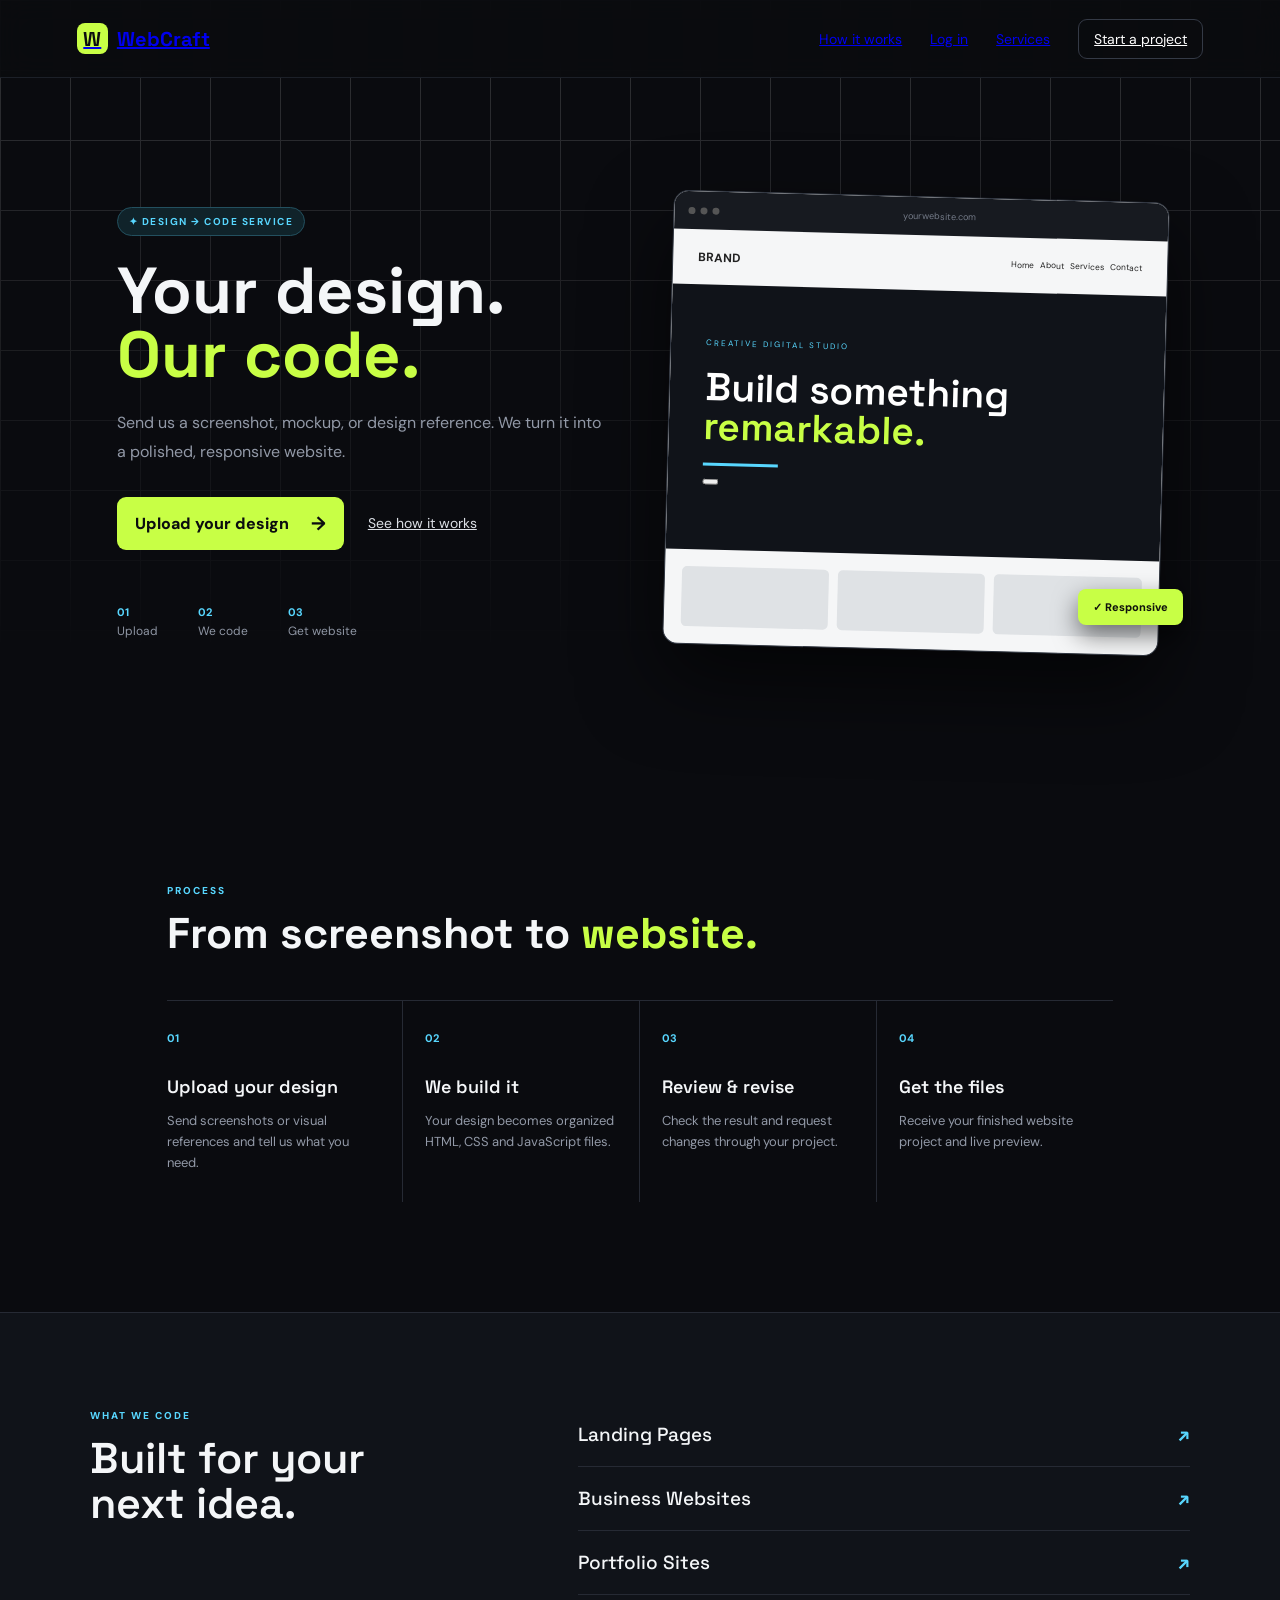
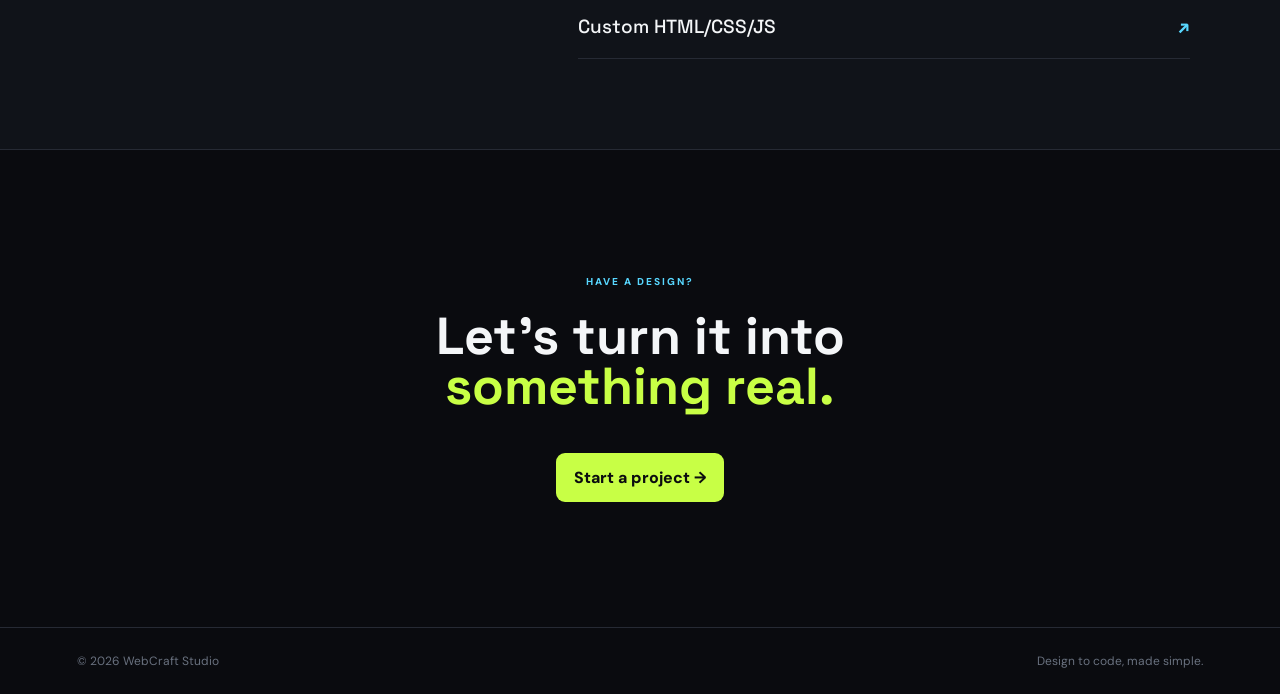
<file: index.html>
<!doctype html>
<html lang="en">
<head>
<meta charset="utf-8"><meta name="viewport" content="width=device-width,initial-scale=1">
<title>WebCraft Studio — Design to Website</title><link rel="stylesheet" href="css/style.css">
</head>
<body>
<div class="bg-grid"></div>
<header class="topbar"><a class="logo" href="index.html"><span>W</span> WebCraft</a>
<nav><a href="#how">How it works</a><a href="login.html">Log in</a><a href="#services">Services</a><a class="nav-btn" href="signup.html">Start a project</a></nav></header>
<main>
<section class="hero">
<div class="hero-copy"><div class="pill">✦ DESIGN → CODE SERVICE</div><h1>Your design.<br><em>Our code.</em></h1>
<p>Send us a screenshot, mockup, or design reference. We turn it into a polished, responsive website.</p>
<div class="hero-actions"><a class="btn" href="client/request.html">Upload your design <b>→</b></a><a class="text-link" href="#how">See how it works</a></div>
<div class="stats"><div><strong>01</strong><span>Upload</span></div><div><strong>02</strong><span>We code</span></div><div><strong>03</strong><span>Get website</span></div></div></div>
<div class="mockup"><div class="window"><div class="window-bar"><i></i><i></i><i></i><span>yourwebsite.com</span></div><div class="mock-nav"><b>BRAND</b><small>Home&nbsp;&nbsp; About&nbsp;&nbsp; Services&nbsp;&nbsp; Contact</small></div><div class="mock-hero"><small>CREATIVE DIGITAL STUDIO</small><h2>Build something<br><span>remarkable.</span></h2><div class="mock-line"></div><button></button></div><div class="mock-cards"><i></i><i></i><i></i></div></div><div class="float-tag">✓ Responsive</div></div>
</section>
<section id="how" class="section"><div class="section-title"><span>PROCESS</span><h2>From screenshot to <em>website.</em></h2></div>
<div class="steps"><article><b>01</b><h3>Upload your design</h3><p>Send screenshots or visual references and tell us what you need.</p></article><article><b>02</b><h3>We build it</h3><p>Your design becomes organized HTML, CSS and JavaScript files.</p></article><article><b>03</b><h3>Review & revise</h3><p>Check the result and request changes through your project.</p></article><article><b>04</b><h3>Get the files</h3><p>Receive your finished website project and live preview.</p></article></div></section>
<section id="services" class="services"><div><span>WHAT WE CODE</span><h2>Built for your<br>next idea.</h2></div><div class="service-list"><div>Landing Pages <b>↗</b></div><div>Business Websites <b>↗</b></div><div>Portfolio Sites <b>↗</b></div><div>Custom HTML/CSS/JS <b>↗</b></div></div></section>
<section class="cta"><span>HAVE A DESIGN?</span><h2>Let's turn it into<br><em>something real.</em></h2><a class="btn" href="client/request.html">Start a project →</a></section>
</main><footer>© 2026 WebCraft Studio <span>Design to code, made simple.</span></footer>
</body></html>
</file>
<file: css/style.css>
@import url('https://fonts.googleapis.com/css2?family=DM+Sans:wght@400;500;600;700&family=Space+Grotesk:wght@500;600;700&display=swap');
:root{--bg:#0a0b0f;--panel:#12141a;--line:#262a34;--text:#f4f6f8;--muted:#9299a7;--cyan:#58d7ff;--lime:#c8ff45}*{box-sizing:border-box}html{scroll-behavior:smooth}body{margin:0;background:var(--bg);color:var(--text);font-family:'DM Sans',Arial,sans-serif}.bg-grid{position:fixed;inset:0;pointer-events:none;opacity:.16;background-image:linear-gradient(#fff 1px,transparent 1px),linear-gradient(90deg,#fff 1px,transparent 1px);background-size:70px 70px;mask-image:linear-gradient(to bottom,#000,transparent 75%)}.topbar{height:78px;padding:0 6%;display:flex;align-items:center;justify-content:space-between;border-bottom:1px solid #1c2028;position:relative;z-index:2;background:#0a0b0fe8;backdrop-filter:blur(15px)}.logo{font-family:'Space Grotesk';font-weight:700;font-size:20px;display:flex;align-items:center;gap:9px}.logo span{width:31px;height:31px;display:grid;place-items:center;background:var(--lime);color:#0b0d0f;border-radius:8px}.logo small{font:600 9px 'DM Sans';letter-spacing:1px;color:var(--cyan);margin-left:3px}.topbar nav{display:flex;align-items:center;gap:28px;color:#aeb5c2;font-size:14px}.topbar nav a:hover{color:#fff}.nav-btn{border:1px solid #343a46;padding:10px 15px;border-radius:9px;color:#fff!important}.hero{max-width:1200px;margin:auto;min-height:690px;padding:90px 6%;display:grid;grid-template-columns:1fr 1fr;gap:55px;align-items:center;position:relative}.pill{display:inline-block;color:var(--cyan);border:1px solid #23505f;background:#10232a;padding:7px 11px;border-radius:99px;font-size:10px;font-weight:700;letter-spacing:1.5px}.hero h1,.section-title h2,.cta h2,.form-intro h1{font-family:'Space Grotesk';font-size:65px;line-height:.98;margin:23px 0}.hero h1 em,.section-title h2 em,.cta h2 em,.form-intro h1 em{font-style:normal;color:var(--lime)}.hero-copy>p:not(.pill),.form-intro>p{max-width:540px;color:var(--muted);line-height:1.8;font-size:16px}.hero-actions{display:flex;align-items:center;gap:24px;margin-top:30px}.btn{display:inline-flex;align-items:center;gap:22px;border:0;background:var(--lime);color:#0b0d0f;padding:14px 18px;border-radius:9px;font-weight:800;cursor:pointer;text-decoration:none}.btn b{font-size:19px}.text-link{color:#dce0e6;font-size:14px}.stats{display:flex;gap:40px;margin-top:55px}.stats div{display:flex;flex-direction:column;gap:4px}.stats strong{color:var(--cyan);font-size:11px}.stats span{font-size:12px;color:#8f96a4}.mockup{position:relative}.window{border:1px solid #303641;border-radius:15px;background:#f5f6f7;overflow:hidden;box-shadow:0 35px 80px #0009;transform:rotate(1.5deg)}.window-bar{height:38px;background:#171a20;display:flex;align-items:center;gap:5px;padding:0 14px;color:#747b88;font-size:9px}.window-bar i{width:7px;height:7px;border-radius:50%;background:#555}.window-bar span{margin:auto}.mock-nav{height:55px;padding:0 25px;display:flex;align-items:center;justify-content:space-between;color:#222;font-size:10px}.mock-nav b{font-size:12px}.mock-hero{height:265px;background:#101319;color:#fff;padding:45px 35px}.mock-hero small{color:var(--cyan);font-size:8px;letter-spacing:2px}.mock-hero h2{font:600 39px/1 'Space Grotesk';margin:17px 0}.mock-hero h2 span{color:var(--lime)}.mock-line{width:75px;height:3px;background:var(--cyan)}.mock-cards{display:flex;gap:9px;padding:17px}.mock-cards i{height:60px;flex:1;background:#dfe2e5;border-radius:5px}.float-tag{position:absolute;right:-20px;bottom:25px;background:var(--lime);color:#10130d;padding:11px 15px;border-radius:8px;font-size:11px;font-weight:800;box-shadow:0 10px 25px #0008}.section{max-width:1100px;margin:auto;padding:110px 6%}.section-title>span,.services>div>span,.cta>span,.form-intro>div{font-size:10px;letter-spacing:2px;font-weight:800;color:var(--cyan)}.section-title h2{font-size:43px;margin:14px 0 45px}.steps{display:grid;grid-template-columns:repeat(4,1fr);border-top:1px solid var(--line)}.steps article{padding:25px 22px 15px 0;border-right:1px solid var(--line)}.steps article:not(:first-child){padding-left:22px}.steps article:last-child{border-right:0}.steps b{color:var(--cyan);font-size:11px}.steps h3{font:600 18px 'Space Grotesk';margin:28px 0 10px}.steps p{color:var(--muted);font-size:13px;line-height:1.6}.services{background:#101319;border-top:1px solid var(--line);border-bottom:1px solid var(--line);padding:90px max(6%,calc((100% - 1100px)/2));display:grid;grid-template-columns:.8fr 1.2fr;gap:80px}.services h2{font:600 43px/1.05 'Space Grotesk';margin-top:12px}.service-list>div{border-bottom:1px solid var(--line);padding:19px 0;font:500 19px 'Space Grotesk';display:flex;justify-content:space-between}.service-list b{color:var(--cyan)}.cta{max-width:1100px;margin:auto;text-align:center;padding:125px 6%}.cta h2{font-size:52px}.cta .btn{margin-top:18px}.cta>span{display:block}.page{max-width:1100px;margin:auto;padding:70px 6%}.form-page{max-width:1100px;margin:auto;padding:85px 6%;display:grid;grid-template-columns:.8fr 1.2fr;gap:70px}.form-intro h1{font-size:50px}.panel{background:var(--panel);border:1px solid var(--line);border-radius:15px;padding:30px}.panel form{display:grid;gap:18px}.panel label{display:grid;gap:8px;font-size:12px;color:#aeb5c2}.panel input,.panel textarea{width:100%;background:#0b0d11;color:#fff;border:1px solid #303641;border-radius:9px;padding:13px;font:inherit;outline:none}.panel input:focus,.panel textarea:focus{border-color:var(--cyan)}.panel .btn{width:max-content;margin-top:5px}.upload{border:1px dashed #3a414d;border-radius:10px;padding:15px}.upload input{border:0;padding:5px}.upload span{color:#747c89}.notice{margin-top:20px;padding:14px;background:#112a32;border:1px solid #23515d;border-radius:9px;color:#9be9ff;font-size:13px}.hidden{display:none}.muted{color:var(--muted)}.project-grid{display:grid;gap:18px;margin-top:25px}.editor-shell{background:var(--panel);border:1px solid var(--line);border-radius:15px;overflow:hidden}.editor-head{padding:25px;display:flex;justify-content:space-between;align-items:center;border-bottom:1px solid var(--line)}.editor-head>div>span{font-size:10px;color:var(--cyan);letter-spacing:2px}.editor-head h1{font:600 25px 'Space Grotesk';margin:7px 0}.editor-grid{display:grid;grid-template-columns:210px 1fr;min-height:570px}.editor-grid aside{border-right:1px solid var(--line);padding:12px}.file{width:100%;text-align:left;background:transparent;border:0;color:#9299a7;padding:11px;border-radius:7px;cursor:pointer}.file.active,.file:hover{background:#20242d;color:#fff}.editor-toolbar{height:50px;display:flex;gap:7px;padding:8px;border-bottom:1px solid var(--line)}.editor-toolbar input{flex:1;background:#0b0d11;border:1px solid #2c323c;color:#fff;border-radius:6px;padding:7px}.editor-toolbar button{background:#242a33;color:#fff;border:0;border-radius:6px;padding:0 13px}.editor-grid textarea{width:100%;height:520px;resize:none;border:0;outline:0;background:#080a0e;color:#d6edf7;padding:20px;font:13px/1.65 monospace}footer{border-top:1px solid var(--line);padding:25px 6%;color:#69717f;font-size:12px;display:flex;justify-content:space-between}@media(max-width:800px){.topbar nav a:not(.nav-btn){display:none}.hero,.form-page,.services{grid-template-columns:1fr}.hero{padding-top:60px}.hero h1{font-size:48px}.mockup{margin-top:20px}.steps{grid-template-columns:1fr 1fr}.steps article:nth-child(2){border-right:0}.services{gap:35px}.cta h2{font-size:40px}.editor-grid{grid-template-columns:1fr}.editor-grid aside{display:flex;overflow:auto;border-right:0;border-bottom:1px solid var(--line)}.file{min-width:120px}.form-page{padding-top:55px}.form-intro h1{font-size:42px}}@media(max-width:500px){.hero h1{font-size:42px}.steps{grid-template-columns:1fr}.steps article{border-right:0;border-bottom:1px solid var(--line);padding-left:0!important}.stats{gap:20px}.hero-actions{align-items:flex-start;flex-direction:column}footer{flex-direction:column;gap:10px}}
.auth-switch{margin-top:18px;text-align:center}.check{display:flex!important;flex-direction:row;align-items:center;gap:10px}.check input{width:auto}.error{border-color:#ff6b6b!important}.topbar button.text-link{background:none;border:0;cursor:pointer;font:inherit;color:inherit;padding:0}.panel article{margin-bottom:12px}
</file>
